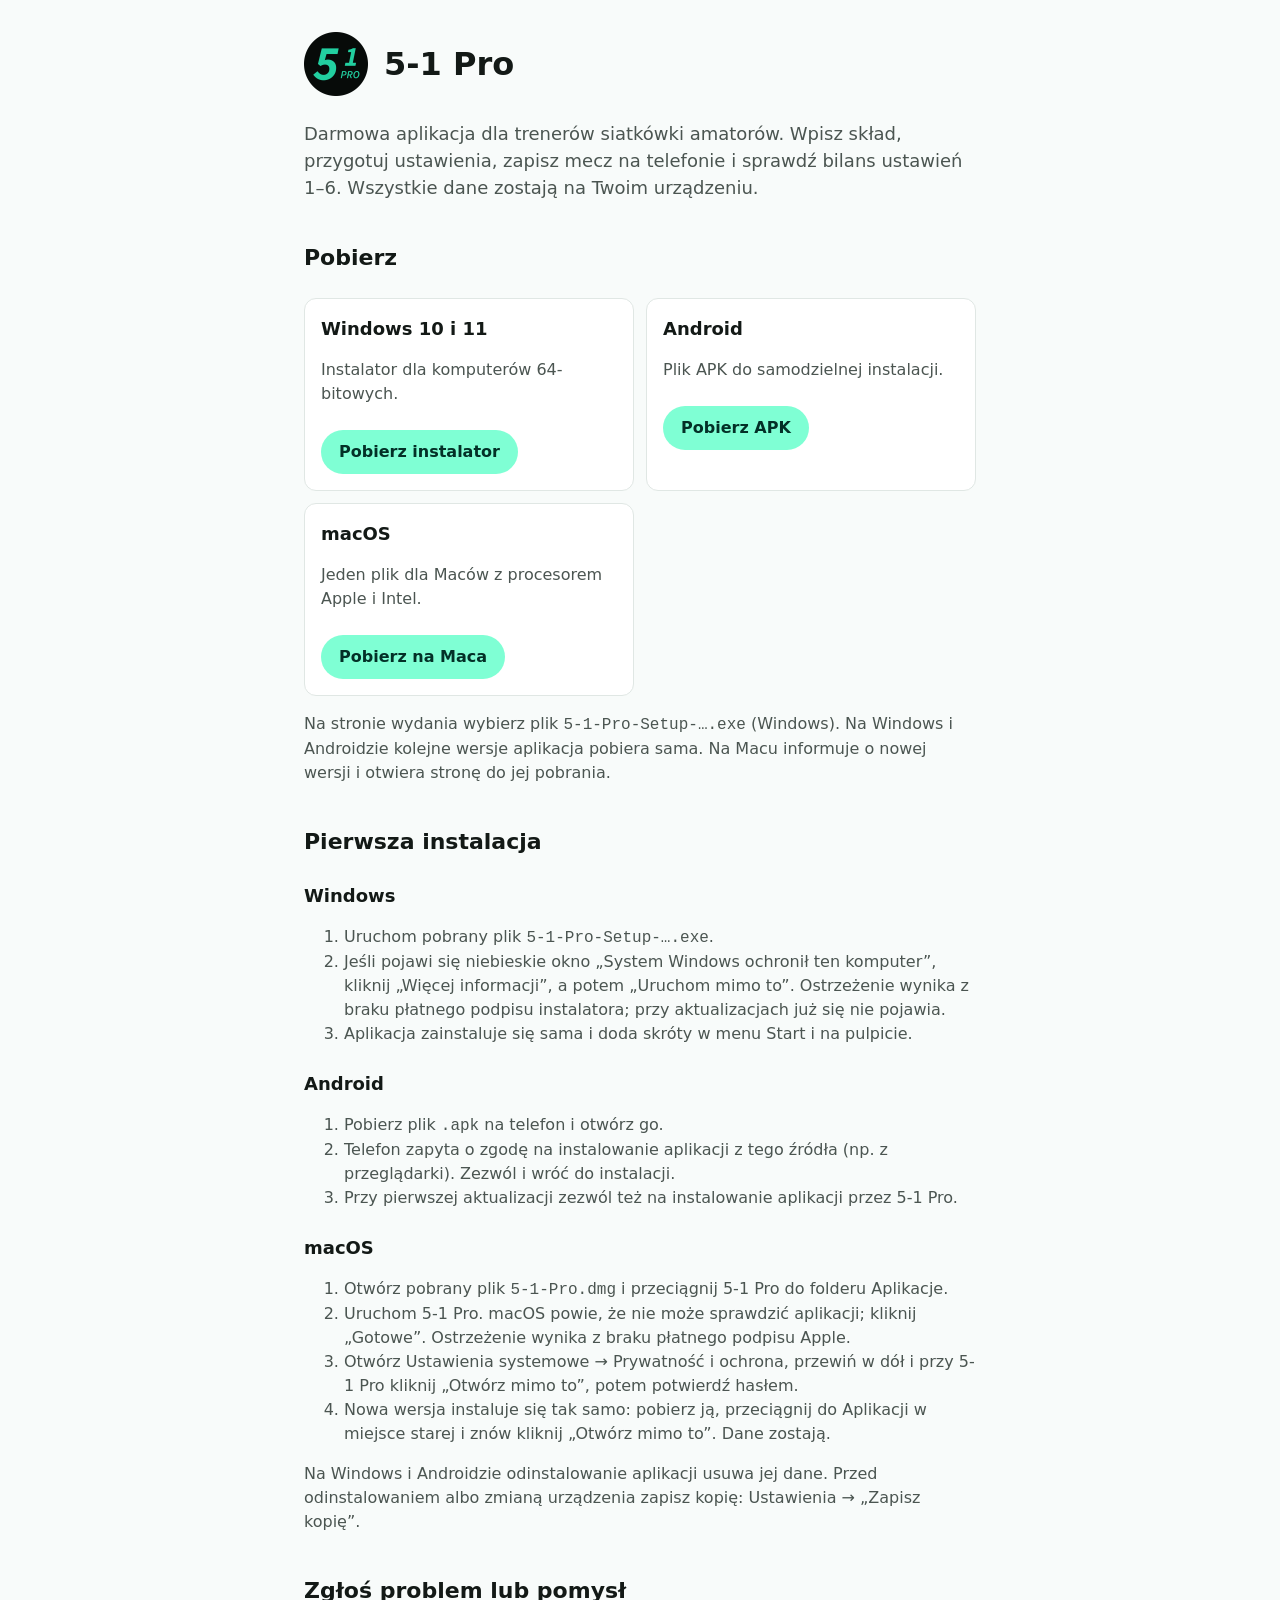
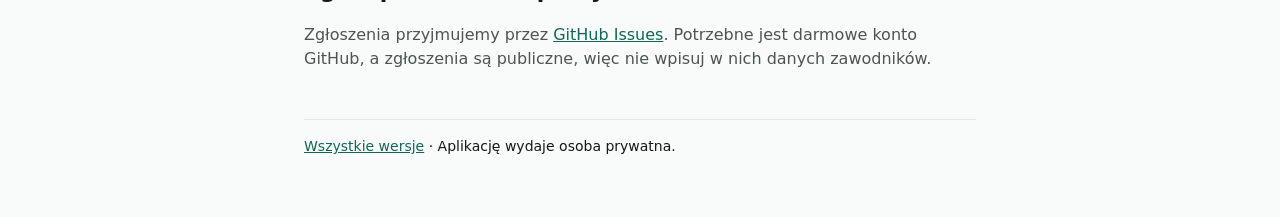
<file: index.html>
<!doctype html>
<html lang="pl">
  <head>
    <meta charset="utf-8" />
    <meta name="viewport" content="width=device-width, initial-scale=1" />
    <title>5-1 Pro</title>
    <meta name="description" content="Darmowa aplikacja dla trenerów siatkówki amatorów: skład, ustawienia, zapis meczu." />
    <link rel="icon" href="icon.png" />
    <link rel="stylesheet" href="style.css" />
  </head>
  <body>
    <main>
      <header>
        <img src="icon.png" alt="" />
        <h1>5-1 Pro</h1>
      </header>

      <p class="lead">
        Darmowa aplikacja dla trenerów siatkówki amatorów. Wpisz skład, przygotuj ustawienia, zapisz
        mecz na telefonie i sprawdź bilans ustawień 1–6. Wszystkie dane zostają na Twoim urządzeniu.
      </p>

      <h2 id="pobierz">Pobierz</h2>
      <div class="downloads">
        <section class="download">
          <h3>Windows 10 i 11</h3>
          <p>Instalator dla komputerów 64-bitowych.</p>
          <a class="button" href="https://github.com/MKosson/5-1-pro/releases/latest">Pobierz instalator</a>
        </section>
        <section class="download">
          <h3>Android</h3>
          <p>Plik APK do samodzielnej instalacji.</p>
          <a class="button" href="https://github.com/MKosson/5-1-pro/releases/latest/download/5-1-Pro.apk">Pobierz APK</a>
        </section>
        <section class="download">
          <h3>macOS</h3>
          <p>Jeden plik dla Maców z procesorem Apple i Intel.</p>
          <a class="button" href="https://github.com/MKosson/5-1-pro/releases/latest/download/5-1-Pro.dmg">Pobierz na Maca</a>
        </section>
      </div>
      <p>
        Na stronie wydania wybierz plik <code>5-1-Pro-Setup-….exe</code> (Windows). Na Windows i
        Androidzie kolejne wersje aplikacja pobiera sama. Na Macu informuje o nowej wersji i otwiera
        stronę do jej pobrania.
      </p>

      <h2 id="instalacja">Pierwsza instalacja</h2>

      <h3>Windows</h3>
      <ol>
        <li>Uruchom pobrany plik <code>5-1-Pro-Setup-….exe</code>.</li>
        <li>
          Jeśli pojawi się niebieskie okno „System Windows ochronił ten komputer”, kliknij
          „Więcej informacji”, a potem „Uruchom mimo to”. Ostrzeżenie wynika z braku płatnego
          podpisu instalatora; przy aktualizacjach już się nie pojawia.
        </li>
        <li>Aplikacja zainstaluje się sama i doda skróty w menu Start i na pulpicie.</li>
      </ol>

      <h3>Android</h3>
      <ol>
        <li>Pobierz plik <code>.apk</code> na telefon i otwórz go.</li>
        <li>
          Telefon zapyta o zgodę na instalowanie aplikacji z tego źródła (np. z przeglądarki).
          Zezwól i wróć do instalacji.
        </li>
        <li>Przy pierwszej aktualizacji zezwól też na instalowanie aplikacji przez 5-1 Pro.</li>
      </ol>

      <h3>macOS</h3>
      <ol>
        <li>Otwórz pobrany plik <code>5-1-Pro.dmg</code> i przeciągnij 5-1 Pro do folderu Aplikacje.</li>
        <li>
          Uruchom 5-1 Pro. macOS powie, że nie może sprawdzić aplikacji; kliknij „Gotowe”. Ostrzeżenie
          wynika z braku płatnego podpisu Apple.
        </li>
        <li>
          Otwórz Ustawienia systemowe → Prywatność i ochrona, przewiń w dół i przy 5-1 Pro kliknij
          „Otwórz mimo to”, potem potwierdź hasłem.
        </li>
        <li>
          Nowa wersja instaluje się tak samo: pobierz ją, przeciągnij do Aplikacji w miejsce starej
          i znów kliknij „Otwórz mimo to”. Dane zostają.
        </li>
      </ol>

      <p>
        Na Windows i Androidzie odinstalowanie aplikacji usuwa jej dane. Przed odinstalowaniem albo zmianą urządzenia zapisz
        kopię: Ustawienia → „Zapisz kopię”.
      </p>

      <h2 id="zgloszenia">Zgłoś problem lub pomysł</h2>
      <p>
        Zgłoszenia przyjmujemy przez
        <a href="https://github.com/MKosson/5-1-pro/issues/new/choose">GitHub Issues</a>. Potrzebne jest
        darmowe konto GitHub, a zgłoszenia są publiczne, więc nie wpisuj w nich danych zawodników.
      </p>

      <footer>
        <a href="https://github.com/MKosson/5-1-pro/releases">Wszystkie wersje</a> ·
        Aplikację wydaje osoba prywatna.
      </footer>
    </main>
  </body>
</html>
</file>
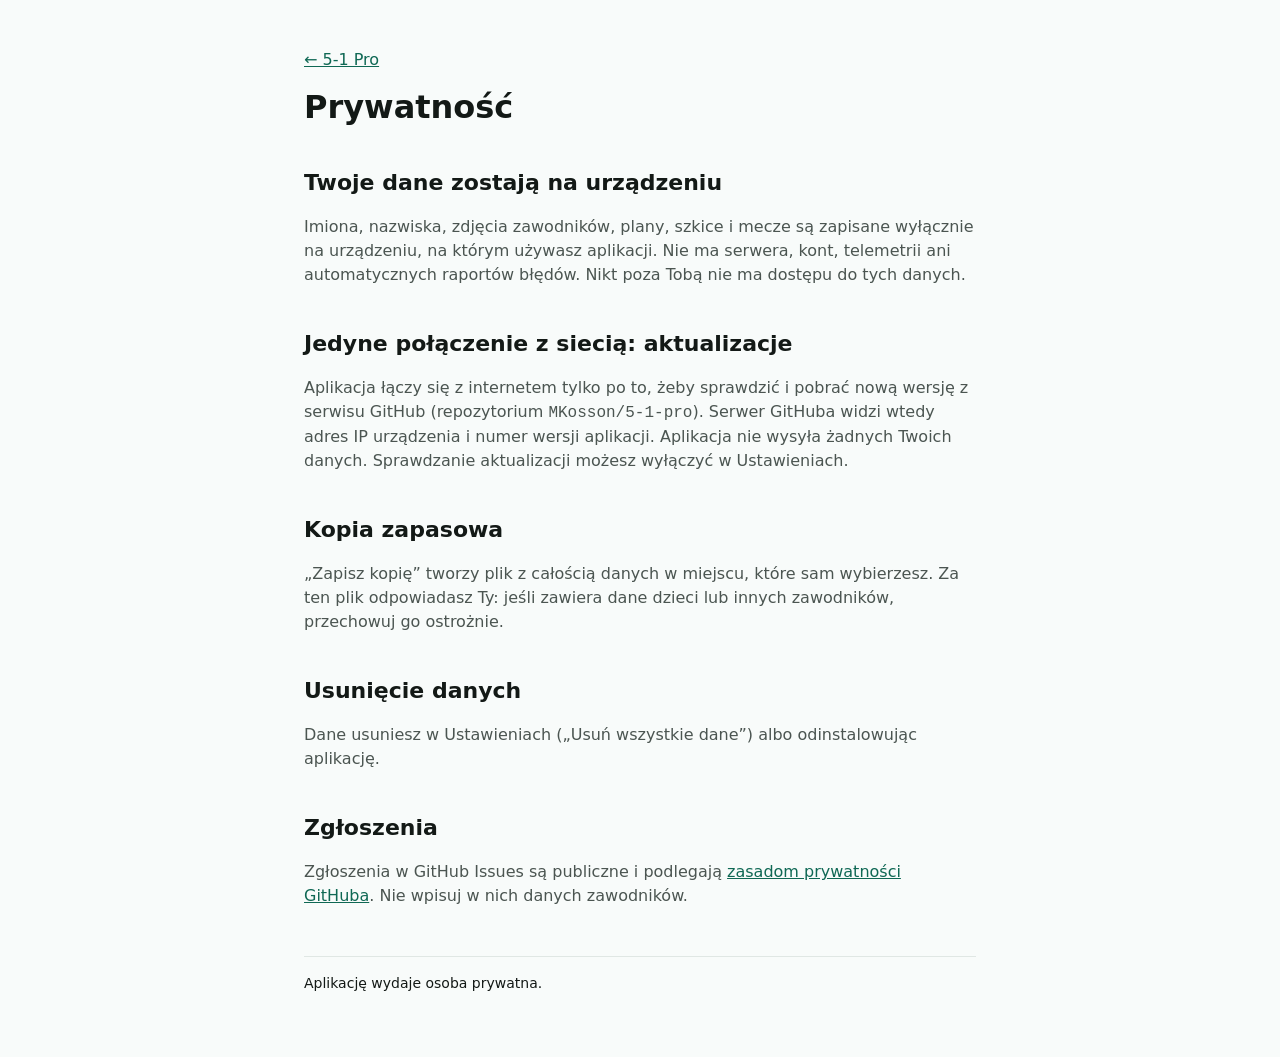
<file: prywatnosc.html>
<!doctype html>
<html lang="pl">
  <head>
    <meta charset="utf-8" />
    <meta name="viewport" content="width=device-width, initial-scale=1" />
    <title>Prywatność · 5-1 Pro</title>
    <link rel="icon" href="icon.png" />
    <link rel="stylesheet" href="style.css" />
  </head>
  <body>
    <main>
      <p><a href="./">← 5-1 Pro</a></p>
      <h1>Prywatność</h1>

      <h2>Twoje dane zostają na urządzeniu</h2>
      <p>
        Imiona, nazwiska, zdjęcia zawodników, plany, szkice i mecze są zapisane wyłącznie na
        urządzeniu, na którym używasz aplikacji. Nie ma serwera, kont, telemetrii ani automatycznych
        raportów błędów. Nikt poza Tobą nie ma dostępu do tych danych.
      </p>

      <h2>Jedyne połączenie z siecią: aktualizacje</h2>
      <p>
        Aplikacja łączy się z internetem tylko po to, żeby sprawdzić i pobrać nową wersję z serwisu
        GitHub (repozytorium <code>MKosson/5-1-pro</code>). Serwer GitHuba widzi wtedy adres IP
        urządzenia i numer wersji aplikacji. Aplikacja nie wysyła żadnych Twoich danych.
        Sprawdzanie aktualizacji możesz wyłączyć w Ustawieniach.
      </p>

      <h2>Kopia zapasowa</h2>
      <p>
        „Zapisz kopię” tworzy plik z całością danych w miejscu, które sam wybierzesz. Za ten plik
        odpowiadasz Ty: jeśli zawiera dane dzieci lub innych zawodników, przechowuj go ostrożnie.
      </p>

      <h2>Usunięcie danych</h2>
      <p>
        Dane usuniesz w Ustawieniach („Usuń wszystkie dane”) albo odinstalowując aplikację.
      </p>

      <h2>Zgłoszenia</h2>
      <p>
        Zgłoszenia w GitHub Issues są publiczne i podlegają
        <a href="https://docs.github.com/site-policy/privacy-policies/github-general-privacy-statement">zasadom prywatności GitHuba</a>.
        Nie wpisuj w nich danych zawodników.
      </p>

      <footer>Aplikację wydaje osoba prywatna.</footer>
    </main>
  </body>
</html>
</file>
<file: style.css>
/* Colors mirror 5-1-pro/src/shared/ui/tokens.css so the site looks like the app. */
:root {
  --canvas: #f8fbfa;
  --surface: #ffffff;
  --line: #e0e7e4;
  --fg: #131916;
  --fg-muted: #4b5551;
  --primary: #7fffd4;
  --primary-strong: #0f6854;
  --on-primary: #033027;
  --focus: #0f6854;
  color-scheme: light dark;
}

@media (prefers-color-scheme: dark) {
  :root {
    --canvas: #0d1210;
    --surface: #161d1a;
    --line: #3a423f;
    --fg: #eef3f1;
    --fg-muted: #c3cbc8;
    --primary-strong: #7fffd4;
    --focus: #7fffd4;
  }
}

*,
*::before,
*::after {
  box-sizing: border-box;
}

body {
  margin: 0;
  background: var(--canvas);
  color: var(--fg);
  font: 16px/1.5 'Segoe UI', system-ui, sans-serif;
}

main {
  max-width: 44rem;
  margin: 0 auto;
  padding: 32px 16px 64px;
}

header {
  display: flex;
  align-items: center;
  gap: 16px;
  margin-bottom: 24px;
}

header img {
  width: 64px;
  height: 64px;
  border-radius: 16px;
}

h1 {
  margin: 0;
  font-size: 32px;
  line-height: 1.2;
}

h2 {
  margin: 40px 0 12px;
  font-size: 22px;
}

h3 {
  margin: 24px 0 8px;
  font-size: 18px;
}

p,
li {
  color: var(--fg-muted);
}

a {
  color: var(--primary-strong);
}

:focus-visible {
  outline: 2px solid var(--focus);
  outline-offset: 2px;
}

.lead {
  font-size: 18px;
}

.downloads {
  display: grid;
  gap: 12px;
  grid-template-columns: repeat(auto-fit, minmax(14rem, 1fr));
  margin-top: 24px;
}

.download {
  padding: 16px;
  background: var(--surface);
  border: 1px solid var(--line);
  border-radius: 12px;
}

.download h3 {
  margin-top: 0;
}

.button {
  display: inline-block;
  margin-top: 8px;
  padding: 10px 18px;
  background: var(--primary);
  color: var(--on-primary);
  border-radius: 999px;
  font-weight: 600;
  text-decoration: none;
}

footer {
  margin-top: 48px;
  padding-top: 16px;
  border-top: 1px solid var(--line);
  font-size: 14px;
}
</file>
